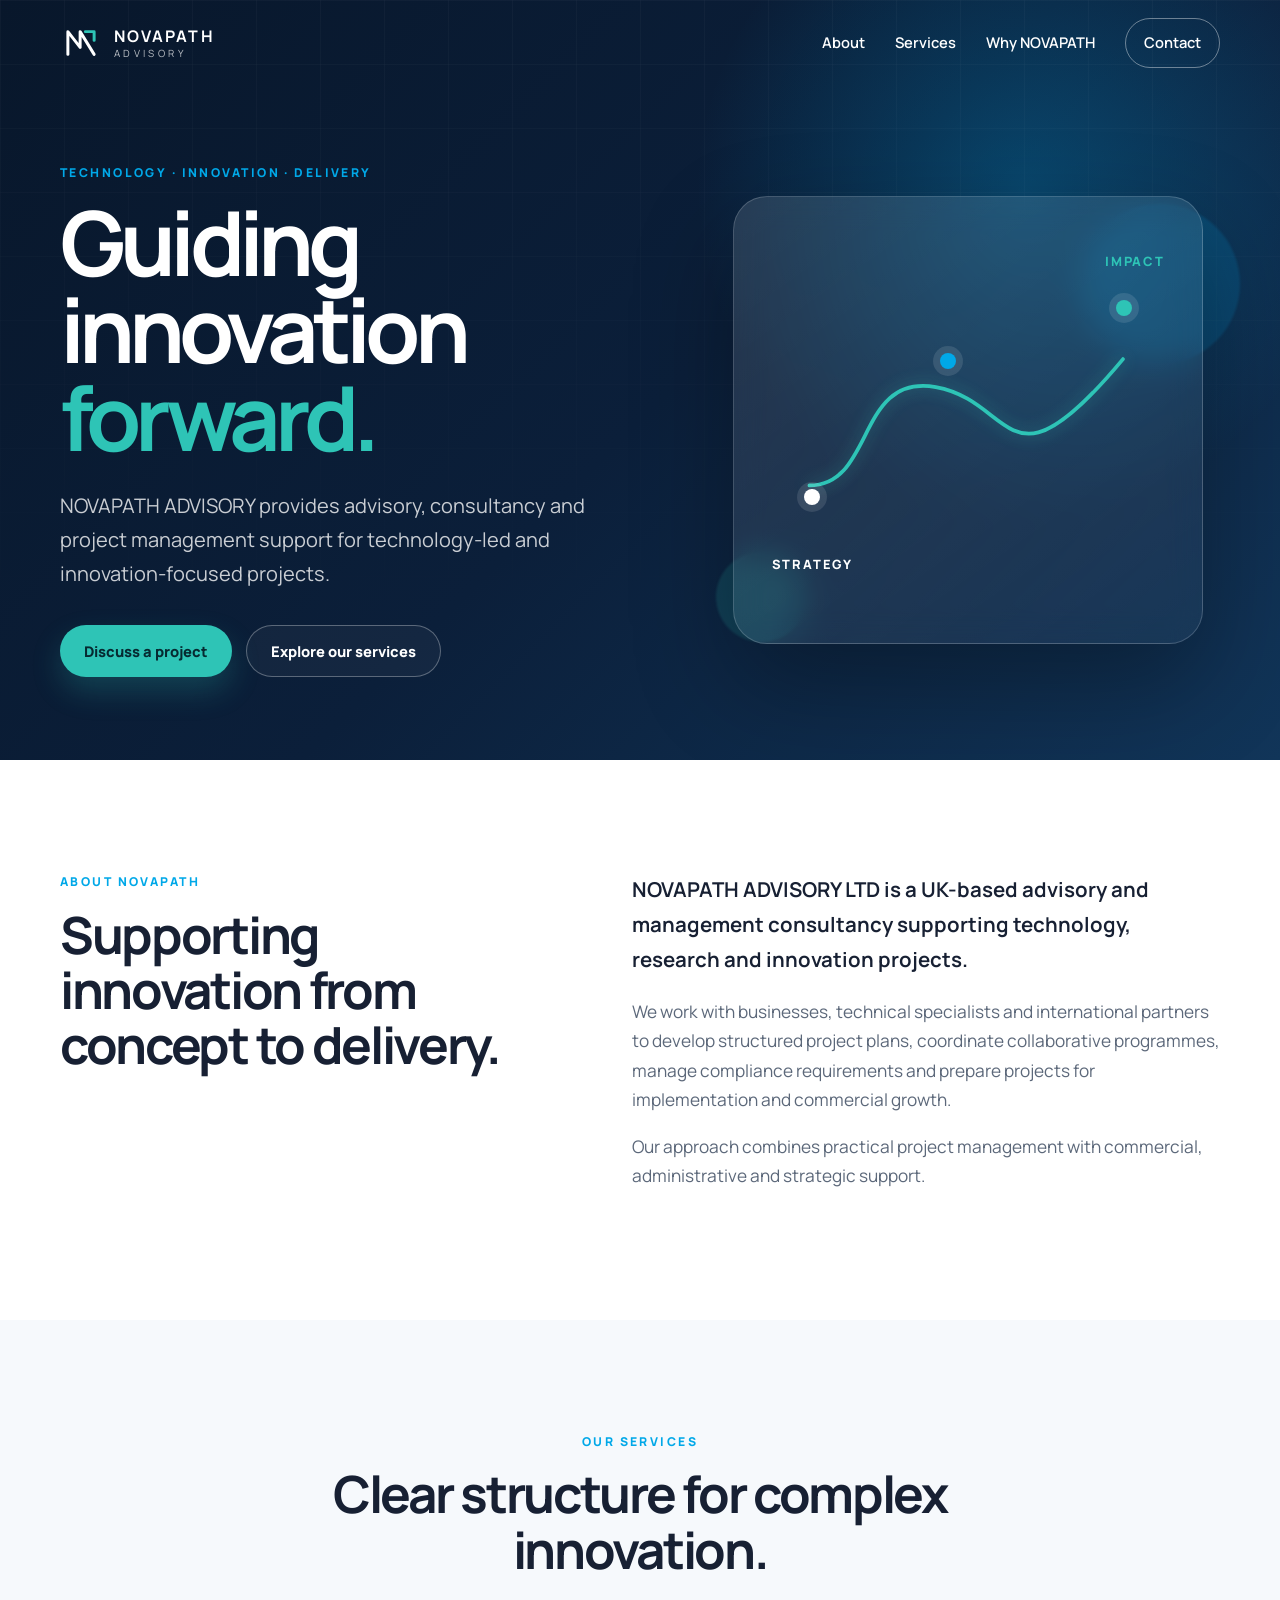
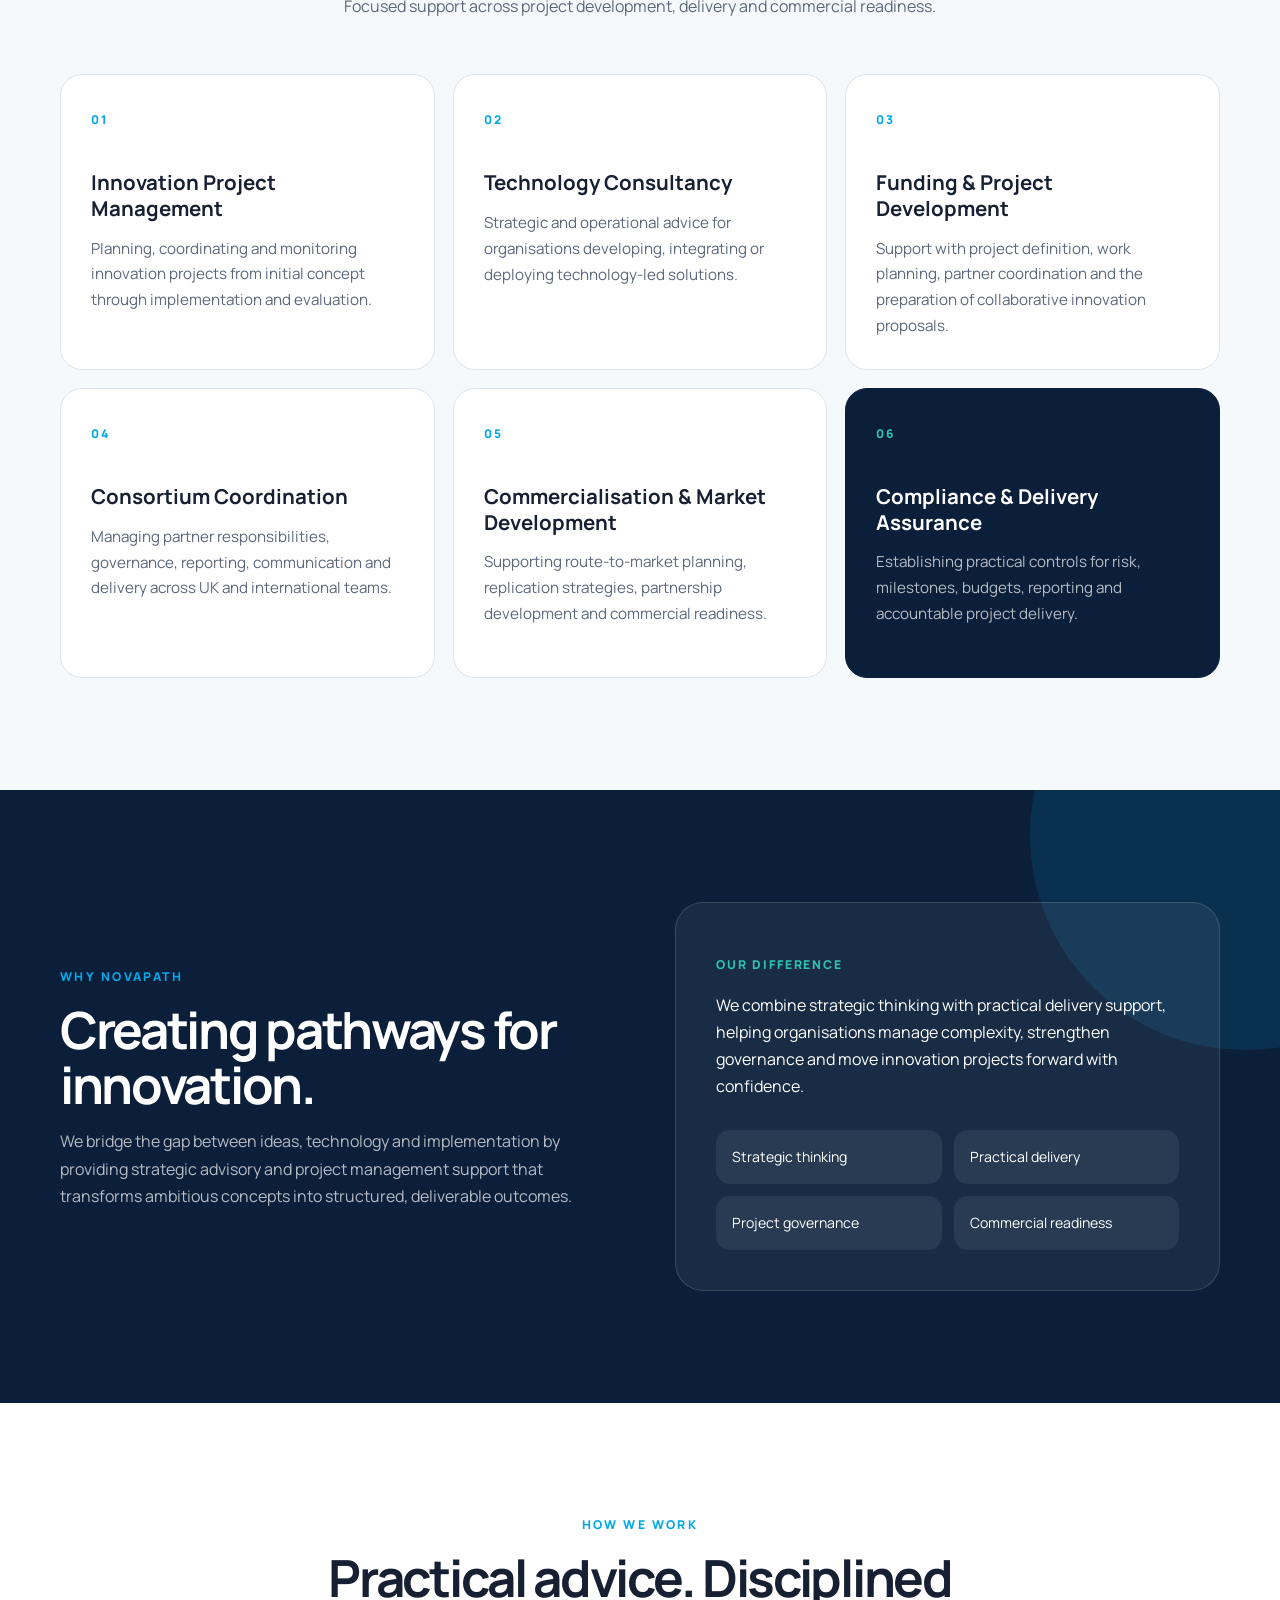
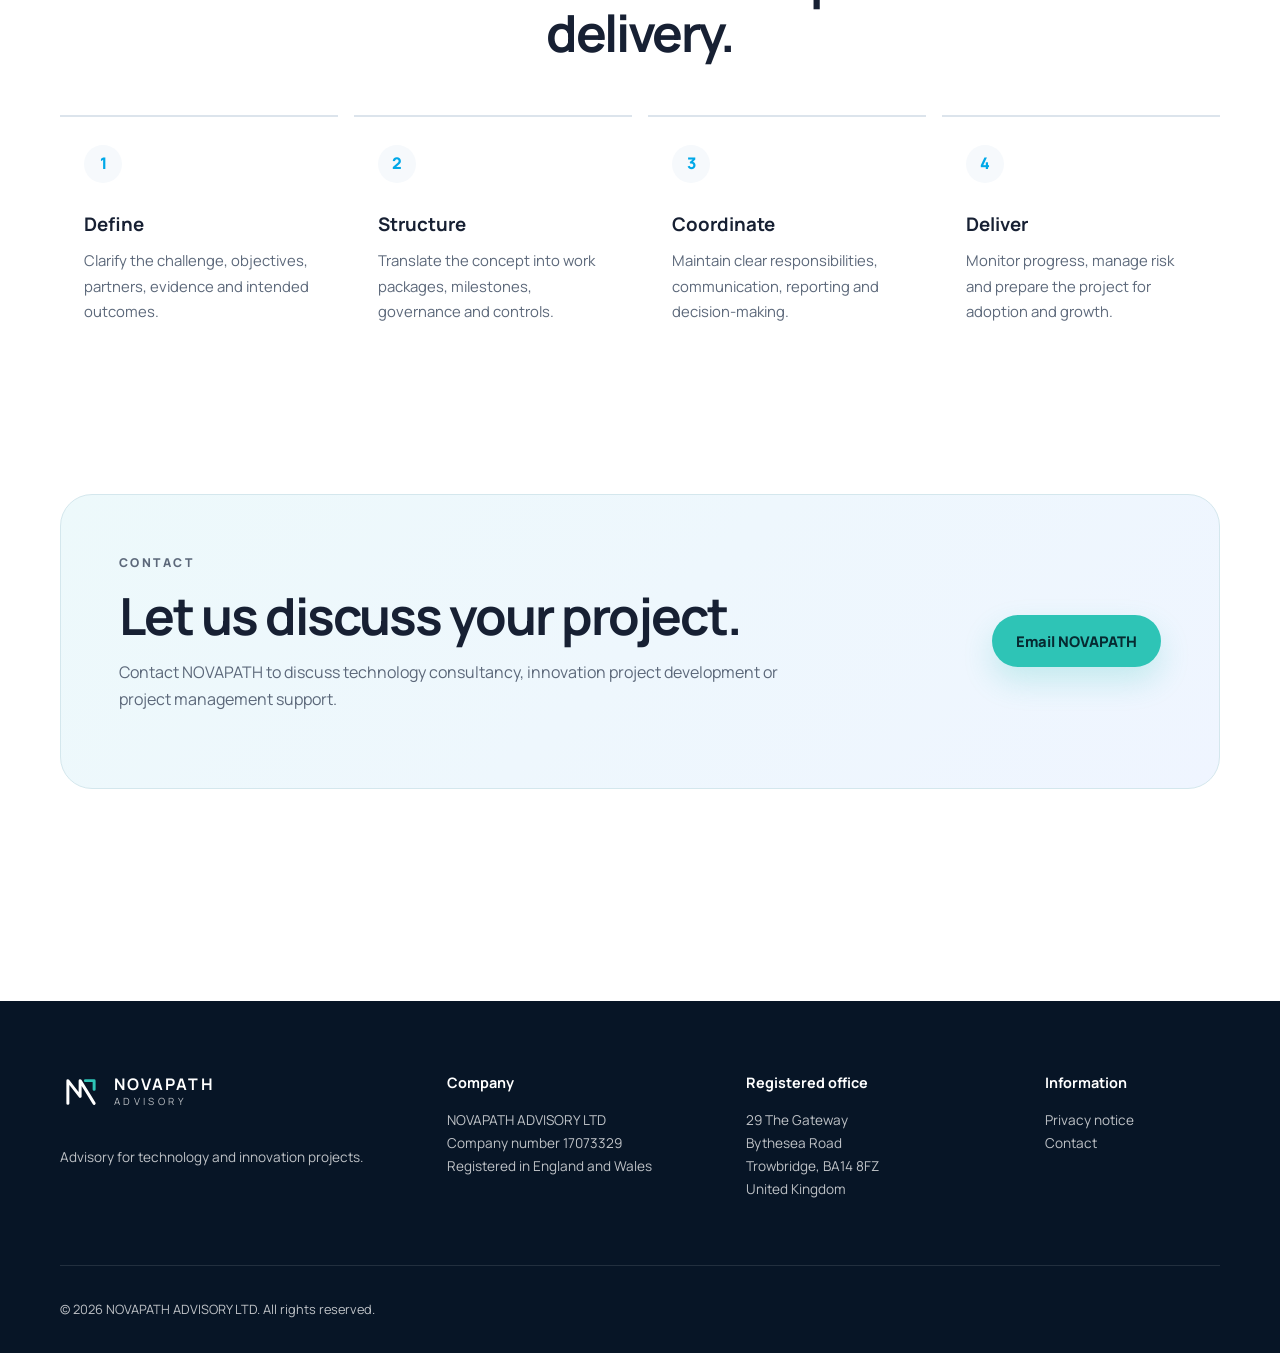
<file: index.html>
<!DOCTYPE html>
<html lang="en-GB">
<head>
  <meta charset="UTF-8">
  <meta name="viewport" content="width=device-width, initial-scale=1.0">
  <meta name="description" content="NOVAPATH ADVISORY provides advisory, consultancy and project management support for technology and innovation projects.">
  <meta name="theme-color" content="#0B1F3A">
  <title>NOVAPATH Advisory | Technology & Innovation Projects</title>
  <link rel="preconnect" href="https://fonts.googleapis.com">
  <link rel="preconnect" href="https://fonts.gstatic.com" crossorigin>
  <link href="https://fonts.googleapis.com/css2?family=Manrope:wght@400;500;600;700;800&display=swap" rel="stylesheet">
  <link rel="stylesheet" href="assets/style.css">
</head>
<body>
  <a class="skip-link" href="#main-content">Skip to content</a>

  <header class="site-header" id="top">
    <div class="container nav-wrap">
      <a class="brand" href="#top" aria-label="NOVAPATH Advisory home">
        <svg class="brand-mark" viewBox="0 0 48 48" aria-hidden="true">
          <path d="M9 37V11l14 18V11l16 26" />
          <path class="brand-accent" d="M29 11h10v10" />
        </svg>
        <span class="brand-text"><strong>NOVAPATH</strong><small>ADVISORY</small></span>
      </a>

      <button class="menu-toggle" aria-expanded="false" aria-controls="site-nav" aria-label="Open navigation">
        <span></span><span></span><span></span>
      </button>

      <nav id="site-nav" class="site-nav" aria-label="Primary navigation">
        <a href="#about">About</a>
        <a href="#services">Services</a>
        <a href="#experience">Why NOVAPATH</a>
        <a href="#contact" class="nav-cta">Contact</a>
      </nav>
    </div>
  </header>

  <main id="main-content">
    <section class="hero">
      <div class="hero-grid" aria-hidden="true"></div>
      <div class="container hero-layout">
        <div class="hero-copy reveal">
          <p class="eyebrow">Technology · Innovation · Delivery</p>
          <h1>Guiding innovation <span>forward.</span></h1>
          <p class="hero-intro">NOVAPATH ADVISORY provides advisory, consultancy and project management support for technology-led and innovation-focused projects.</p>
          <div class="hero-actions">
            <a class="button button-primary" href="#contact">Discuss a project</a>
            <a class="button button-secondary" href="#services">Explore our services</a>
          </div>
        </div>

        <div class="hero-visual reveal" aria-label="Abstract illustration representing connected project pathways">
          <div class="orb orb-one"></div>
          <div class="orb orb-two"></div>
          <div class="path-card">
            <span class="path-label">Strategy</span>
            <span class="path-node node-one"></span>
            <span class="path-node node-two"></span>
            <span class="path-node node-three"></span>
            <svg viewBox="0 0 420 250" role="img" aria-label="A pathway connecting strategy, delivery and impact">
              <path d="M40 190 C110 190, 90 70, 175 85 S250 205, 375 55" />
            </svg>
            <span class="path-end">Impact</span>
          </div>
        </div>
      </div>
    </section>

    <section class="section" id="about">
      <div class="container split-layout">
        <div class="section-heading reveal">
          <p class="eyebrow">About NOVAPATH</p>
          <h2>Supporting innovation from concept to delivery.</h2>
        </div>
        <div class="prose reveal">
          <p>NOVAPATH ADVISORY LTD is a UK-based advisory and management consultancy supporting technology, research and innovation projects.</p>
          <p>We work with businesses, technical specialists and international partners to develop structured project plans, coordinate collaborative programmes, manage compliance requirements and prepare projects for implementation and commercial growth.</p>
          <p>Our approach combines practical project management with commercial, administrative and strategic support.</p>
        </div>
      </div>
    </section>

    <section class="section section-tint" id="services">
      <div class="container">
        <div class="section-heading centred reveal">
          <p class="eyebrow">Our services</p>
          <h2>Clear structure for complex innovation.</h2>
          <p>Focused support across project development, delivery and commercial readiness.</p>
        </div>

        <div class="services-grid">
          <article class="service-card reveal">
            <span class="service-number">01</span>
            <h3>Innovation Project Management</h3>
            <p>Planning, coordinating and monitoring innovation projects from initial concept through implementation and evaluation.</p>
          </article>
          <article class="service-card reveal">
            <span class="service-number">02</span>
            <h3>Technology Consultancy</h3>
            <p>Strategic and operational advice for organisations developing, integrating or deploying technology-led solutions.</p>
          </article>
          <article class="service-card reveal">
            <span class="service-number">03</span>
            <h3>Funding & Project Development</h3>
            <p>Support with project definition, work planning, partner coordination and the preparation of collaborative innovation proposals.</p>
          </article>
          <article class="service-card reveal">
            <span class="service-number">04</span>
            <h3>Consortium Coordination</h3>
            <p>Managing partner responsibilities, governance, reporting, communication and delivery across UK and international teams.</p>
          </article>
          <article class="service-card reveal">
            <span class="service-number">05</span>
            <h3>Commercialisation & Market Development</h3>
            <p>Supporting route-to-market planning, replication strategies, partnership development and commercial readiness.</p>
          </article>
          <article class="service-card service-highlight reveal">
            <span class="service-number">06</span>
            <h3>Compliance & Delivery Assurance</h3>
            <p>Establishing practical controls for risk, milestones, budgets, reporting and accountable project delivery.</p>
          </article>
        </div>
      </div>
    </section>

<section class="section dark-section" id="experience">
  <div class="container experience-layout">
    <div class="section-heading reveal">
      <p class="eyebrow">Why NOVAPATH</p>
      <h2>Creating pathways for innovation.</h2>
      <p>
        We bridge the gap between ideas, technology and implementation by
        providing strategic advisory and project management support that
        transforms ambitious concepts into structured, deliverable outcomes.
      </p>
    </div>

    <div class="experience-panel reveal">
      <p class="panel-kicker">Our difference</p>
      <p>
        We combine strategic thinking with practical delivery support, helping
        organisations manage complexity, strengthen governance and move
        innovation projects forward with confidence.
      </p>

      <div class="role-list">
        <span>Strategic thinking</span>
        <span>Practical delivery</span>
        <span>Project governance</span>
        <span>Commercial readiness</span>
      </div>
    </div>
  </div>
</section>

    <section class="section" id="approach">
      <div class="container">
        <div class="section-heading centred reveal">
          <p class="eyebrow">How we work</p>
          <h2>Practical advice. Disciplined delivery.</h2>
        </div>
        <div class="steps">
          <div class="step reveal"><span>1</span><h3>Define</h3><p>Clarify the challenge, objectives, partners, evidence and intended outcomes.</p></div>
          <div class="step reveal"><span>2</span><h3>Structure</h3><p>Translate the concept into work packages, milestones, governance and controls.</p></div>
          <div class="step reveal"><span>3</span><h3>Coordinate</h3><p>Maintain clear responsibilities, communication, reporting and decision-making.</p></div>
          <div class="step reveal"><span>4</span><h3>Deliver</h3><p>Monitor progress, manage risk and prepare the project for adoption and growth.</p></div>
        </div>
      </div>
    </section>

    <section class="section contact-section" id="contact">
      <div class="container contact-card reveal">
        <div>
          <p class="eyebrow">Contact</p>
          <h2>Let us discuss your project.</h2>
          <p>Contact NOVAPATH to discuss technology consultancy, innovation project development or project management support.</p>
        </div>
        <div class="contact-actions">
          <!-- Replace the email address below with your preferred business email before publishing. -->
          <a class="button button-primary" href="mailto:j.castano@hotmail.co.uk">Email NOVAPATH</a>
            </div>
      </div>
    </section>
  </main>

  <footer class="site-footer">
    <div class="container footer-grid">
      <div>
        <a class="brand footer-brand" href="#top">
          <svg class="brand-mark" viewBox="0 0 48 48" aria-hidden="true">
            <path d="M9 37V11l14 18V11l16 26" />
            <path class="brand-accent" d="M29 11h10v10" />
          </svg>
          <span class="brand-text"><strong>NOVAPATH</strong><small>ADVISORY</small></span>
        </a>
        <p>Advisory for technology and innovation projects.</p>
      </div>
      <div>
        <h3>Company</h3>
        <p>NOVAPATH ADVISORY LTD<br>Company number 17073329<br>Registered in England and Wales</p>
      </div>
      <div>
        <h3>Registered office</h3>
        <p>29 The Gateway<br>Bythesea Road<br>Trowbridge, BA14 8FZ<br>United Kingdom</p>
      </div>
      <div>
        <h3>Information</h3>
        <p><a href="privacy.html">Privacy notice</a><br><a href="#contact">Contact</a></p>
      </div>
    </div>
    <div class="container footer-bottom">
      <p>© <span id="year"></span> NOVAPATH ADVISORY LTD. All rights reserved.</p>
    </div>
  </footer>

  <script src="assets/main.js"></script>
</body>
</html>
</file>
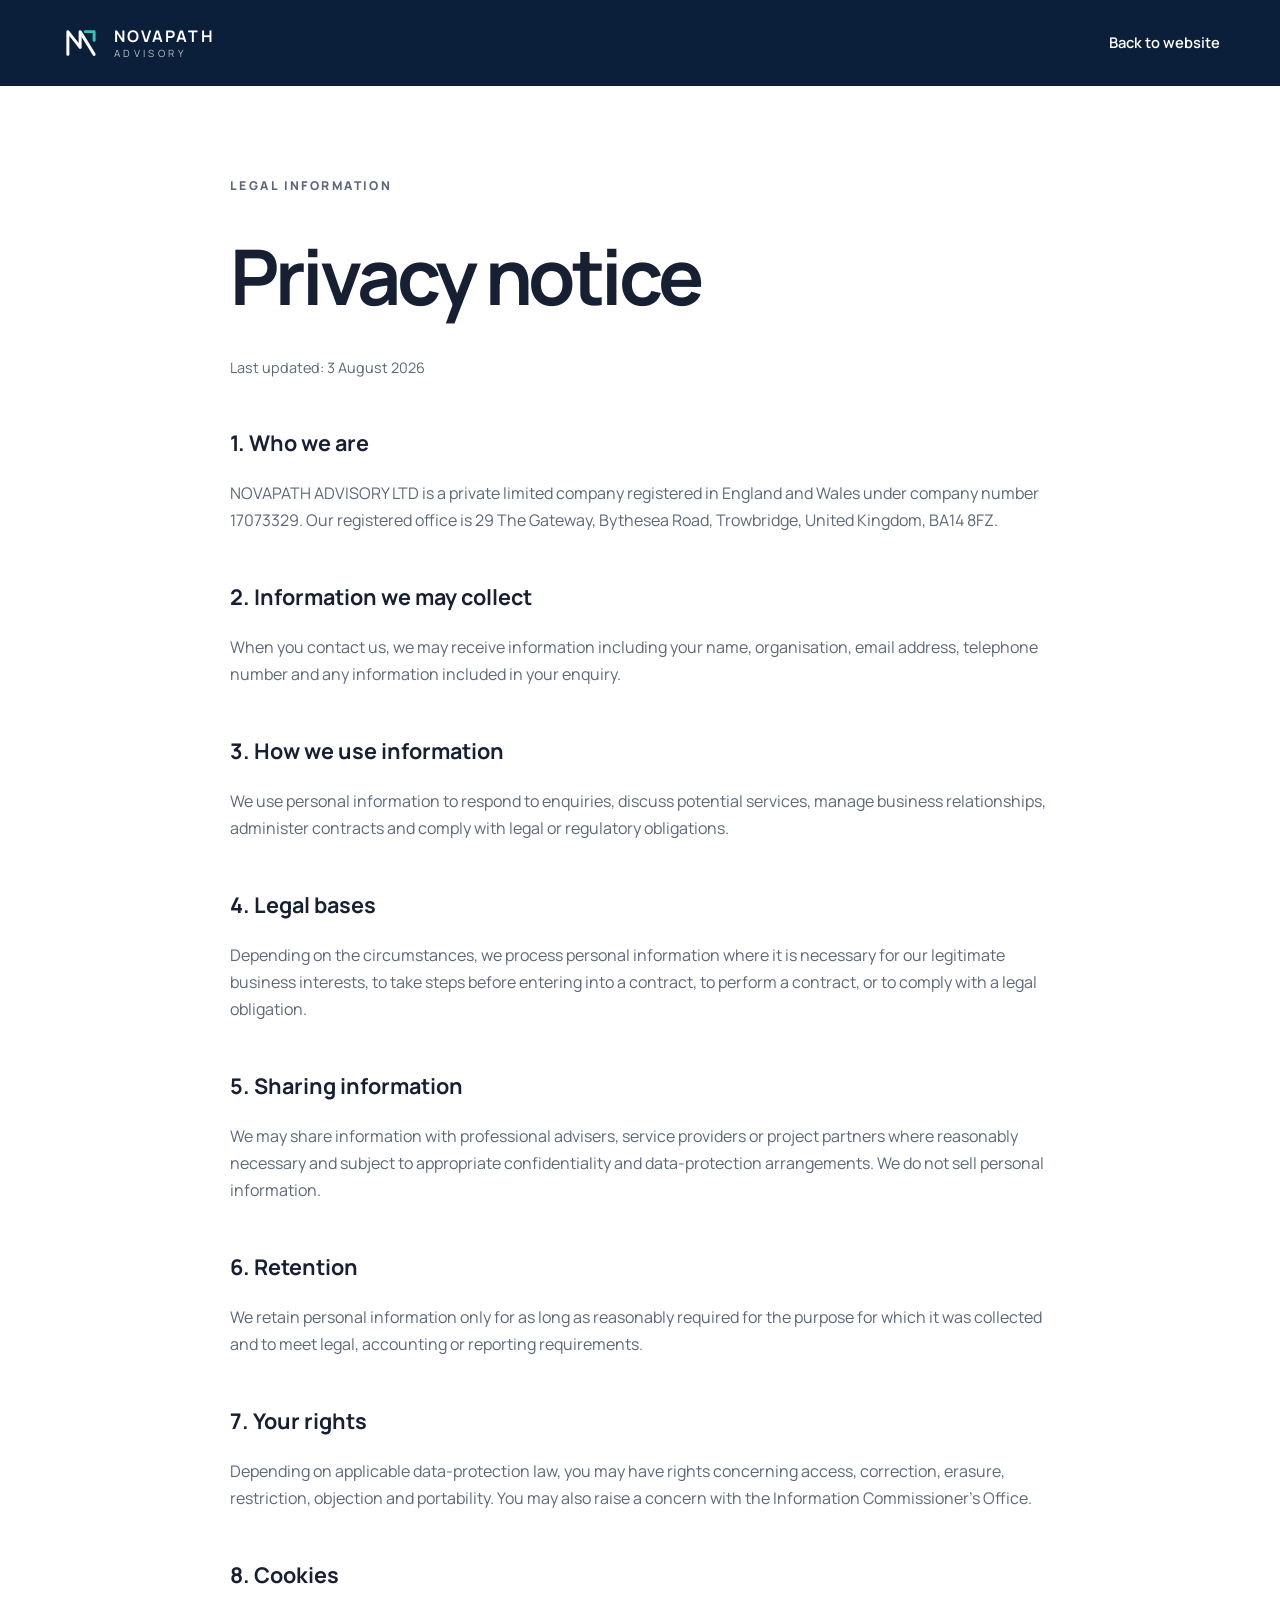
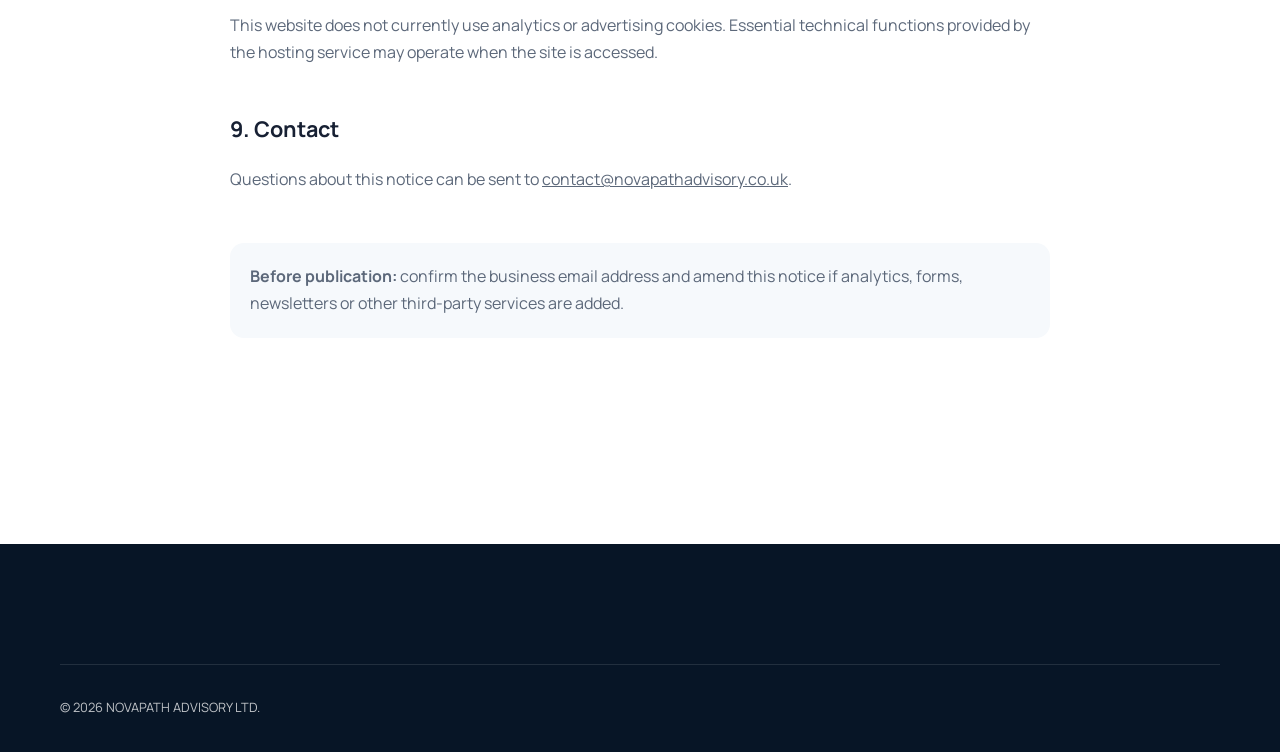
<file: privacy.html>
<!DOCTYPE html>
<html lang="en-GB">
<head>
  <meta charset="UTF-8">
  <meta name="viewport" content="width=device-width, initial-scale=1.0">
  <meta name="description" content="Privacy notice for NOVAPATH ADVISORY LTD.">
  <title>Privacy Notice | NOVAPATH Advisory</title>
  <link rel="preconnect" href="https://fonts.googleapis.com">
  <link rel="preconnect" href="https://fonts.gstatic.com" crossorigin>
  <link href="https://fonts.googleapis.com/css2?family=Manrope:wght@400;500;600;700;800&display=swap" rel="stylesheet">
  <link rel="stylesheet" href="assets/style.css">
</head>
<body>
  <header class="site-header solid-header">
    <div class="container nav-wrap">
      <a class="brand" href="index.html" aria-label="NOVAPATH Advisory home">
        <svg class="brand-mark" viewBox="0 0 48 48" aria-hidden="true"><path d="M9 37V11l14 18V11l16 26"/><path class="brand-accent" d="M29 11h10v10"/></svg>
        <span class="brand-text"><strong>NOVAPATH</strong><small>ADVISORY</small></span>
      </a>
      <nav class="site-nav static-nav"><a href="index.html">Back to website</a></nav>
    </div>
  </header>

  <main class="legal-page">
    <div class="container legal-content">
      <p class="eyebrow">Legal information</p>
      <h1>Privacy notice</h1>
      <p class="legal-updated">Last updated: 3 August 2026</p>

      <h2>1. Who we are</h2>
      <p>NOVAPATH ADVISORY LTD is a private limited company registered in England and Wales under company number 17073329. Our registered office is 29 The Gateway, Bythesea Road, Trowbridge, United Kingdom, BA14 8FZ.</p>

      <h2>2. Information we may collect</h2>
      <p>When you contact us, we may receive information including your name, organisation, email address, telephone number and any information included in your enquiry.</p>

      <h2>3. How we use information</h2>
      <p>We use personal information to respond to enquiries, discuss potential services, manage business relationships, administer contracts and comply with legal or regulatory obligations.</p>

      <h2>4. Legal bases</h2>
      <p>Depending on the circumstances, we process personal information where it is necessary for our legitimate business interests, to take steps before entering into a contract, to perform a contract, or to comply with a legal obligation.</p>

      <h2>5. Sharing information</h2>
      <p>We may share information with professional advisers, service providers or project partners where reasonably necessary and subject to appropriate confidentiality and data-protection arrangements. We do not sell personal information.</p>

      <h2>6. Retention</h2>
      <p>We retain personal information only for as long as reasonably required for the purpose for which it was collected and to meet legal, accounting or reporting requirements.</p>

      <h2>7. Your rights</h2>
      <p>Depending on applicable data-protection law, you may have rights concerning access, correction, erasure, restriction, objection and portability. You may also raise a concern with the Information Commissioner’s Office.</p>

      <h2>8. Cookies</h2>
      <p>This website does not currently use analytics or advertising cookies. Essential technical functions provided by the hosting service may operate when the site is accessed.</p>

      <h2>9. Contact</h2>
      <p>Questions about this notice can be sent to <a href="mailto:contact@novapathadvisory.co.uk">contact@novapathadvisory.co.uk</a>.</p>

      <p class="legal-note"><strong>Before publication:</strong> confirm the business email address and amend this notice if analytics, forms, newsletters or other third-party services are added.</p>
    </div>
  </main>

  <footer class="site-footer"><div class="container footer-bottom"><p>© <span id="year"></span> NOVAPATH ADVISORY LTD.</p></div></footer>
  <script src="assets/main.js"></script>
</body>
</html>
</file>
<file: assets/style.css>
:root {
  --navy: #0b1f3a;
  --navy-2: #122b4c;
  --blue: #00a8e8;
  --teal: #2ec4b6;
  --ink: #172033;
  --muted: #5c687a;
  --line: #dce4ec;
  --surface: #f6f9fc;
  --white: #ffffff;
  --radius: 22px;
  --shadow: 0 24px 70px rgba(11, 31, 58, .12);
}

* { box-sizing: border-box; }
html { scroll-behavior: smooth; }
body { margin: 0; font-family: 'Manrope', sans-serif; color: var(--ink); background: var(--white); line-height: 1.7; }
a { color: inherit; }
img, svg { display: block; max-width: 100%; }
.container { width: min(1160px, calc(100% - 40px)); margin-inline: auto; }
.skip-link { position: fixed; left: 20px; top: -100px; z-index: 1000; padding: 10px 14px; background: #fff; color: #000; }
.skip-link:focus { top: 20px; }

.site-header { position: absolute; inset: 0 0 auto; z-index: 100; color: #fff; }
.solid-header { position: relative; background: var(--navy); }
.nav-wrap { min-height: 86px; display: flex; align-items: center; justify-content: space-between; }
.brand { display: inline-flex; align-items: center; gap: 12px; text-decoration: none; }
.brand-mark { width: 42px; height: 42px; fill: none; stroke: currentColor; stroke-width: 3.4; stroke-linecap: round; stroke-linejoin: round; }
.brand-mark .brand-accent { stroke: var(--teal); }
.brand-text { display: flex; flex-direction: column; line-height: 1; }
.brand-text strong { font-size: 1rem; letter-spacing: .13em; }
.brand-text small { margin-top: 5px; font-size: .62rem; letter-spacing: .34em; opacity: .72; }
.site-nav { display: flex; align-items: center; gap: 30px; }
.site-nav a { text-decoration: none; font-size: .92rem; font-weight: 600; }
.site-nav a:hover { color: var(--teal); }
.nav-cta { padding: 11px 18px; border: 1px solid rgba(255,255,255,.4); border-radius: 999px; }
.menu-toggle { display: none; border: 0; background: transparent; padding: 8px; }
.menu-toggle span { width: 25px; height: 2px; background: #fff; margin: 5px; display: block; }

.hero { min-height: 760px; position: relative; overflow: hidden; display: flex; align-items: center; background: radial-gradient(circle at 80% 25%, rgba(0,168,232,.27), transparent 28%), linear-gradient(135deg, #08172b 0%, #0b1f3a 52%, #113559 100%); color: #fff; }
.hero-grid { position: absolute; inset: 0; opacity: .1; background-image: linear-gradient(rgba(255,255,255,.28) 1px, transparent 1px), linear-gradient(90deg, rgba(255,255,255,.28) 1px, transparent 1px); background-size: 64px 64px; mask-image: linear-gradient(to bottom, black, transparent 88%); }
.hero-layout { display: grid; grid-template-columns: 1.08fr .92fr; gap: 65px; align-items: center; padding-top: 80px; position: relative; }
.eyebrow { margin: 0 0 14px; font-size: .76rem; font-weight: 800; letter-spacing: .2em; text-transform: uppercase; color: var(--blue); }
.hero h1 { margin: 0; max-width: 720px; font-size: clamp(3.2rem, 7vw, 6.6rem); letter-spacing: -.065em; line-height: .98; }
.hero h1 span { color: var(--teal); }
.hero-intro { max-width: 670px; margin: 28px 0 0; font-size: clamp(1.05rem, 2vw, 1.25rem); color: rgba(255,255,255,.78); }
.hero-actions { display: flex; flex-wrap: wrap; gap: 14px; margin-top: 34px; }
.button { display: inline-flex; justify-content: center; align-items: center; min-height: 52px; padding: 0 24px; border-radius: 999px; text-decoration: none; font-weight: 800; font-size: .92rem; transition: transform .2s ease, box-shadow .2s ease, background .2s ease; }
.button:hover { transform: translateY(-2px); }
.button-primary { background: var(--teal); color: #062a31; box-shadow: 0 14px 30px rgba(46,196,182,.22); }
.button-primary:hover { background: #49d8ca; }
.button-secondary { border: 1px solid rgba(255,255,255,.3); color: #fff; background: rgba(255,255,255,.04); }

.hero-visual { min-height: 430px; position: relative; display: grid; place-items: center; }
.path-card { position: relative; width: 100%; max-width: 470px; aspect-ratio: 1.05; border: 1px solid rgba(255,255,255,.18); border-radius: 34px; background: linear-gradient(145deg, rgba(255,255,255,.12), rgba(255,255,255,.035)); box-shadow: 0 40px 100px rgba(0,0,0,.3); backdrop-filter: blur(16px); }
.path-card svg { position: absolute; inset: 19% 8% 17%; width: 84%; height: 64%; fill: none; stroke: var(--teal); stroke-width: 4; stroke-linecap: round; filter: drop-shadow(0 0 8px rgba(46,196,182,.45)); }
.path-label, .path-end { position: absolute; z-index: 2; font-size: .8rem; font-weight: 800; letter-spacing: .14em; text-transform: uppercase; }
.path-label { left: 8%; bottom: 15%; }
.path-end { right: 8%; top: 12%; color: var(--teal); }
.path-node { position: absolute; z-index: 3; width: 16px; height: 16px; border-radius: 50%; background: #fff; box-shadow: 0 0 0 7px rgba(255,255,255,.11); }
.node-one { left: 15%; bottom: 31%; }
.node-two { left: 44%; top: 35%; background: var(--blue); }
.node-three { right: 15%; top: 23%; background: var(--teal); }
.orb { position: absolute; border-radius: 50%; filter: blur(1px); }
.orb-one { width: 160px; height: 160px; top: 8px; right: -20px; background: rgba(0,168,232,.16); }
.orb-two { width: 90px; height: 90px; bottom: 2px; left: 0; background: rgba(46,196,182,.17); }

.section { padding: 112px 0; }
.section-tint { background: var(--surface); }
.split-layout { display: grid; grid-template-columns: .9fr 1.1fr; gap: 90px; align-items: start; }
.section-heading h2 { margin: 0; font-size: clamp(2.3rem, 4vw, 4.15rem); line-height: 1.08; letter-spacing: -.045em; }
.section-heading > p:last-child { color: var(--muted); max-width: 670px; }
.centred { text-align: center; max-width: 760px; margin: 0 auto 54px; }
.centred > p:last-child { margin-inline: auto; }
.prose { font-size: 1.08rem; color: var(--muted); }
.prose p:first-child { margin-top: 0; color: var(--ink); font-size: 1.28rem; font-weight: 650; }
.services-grid { display: grid; grid-template-columns: repeat(3, 1fr); gap: 18px; }
.service-card { min-height: 290px; padding: 30px; border: 1px solid var(--line); border-radius: var(--radius); background: #fff; transition: transform .25s ease, box-shadow .25s ease; }
.service-card:hover { transform: translateY(-5px); box-shadow: var(--shadow); }
.service-number { color: var(--blue); font-size: .75rem; font-weight: 800; letter-spacing: .16em; }
.service-card h3 { margin: 38px 0 14px; font-size: 1.28rem; line-height: 1.25; }
.service-card p { margin: 0; color: var(--muted); font-size: .95rem; }
.service-highlight { color: #fff; background: var(--navy); border-color: var(--navy); }
.service-highlight p { color: rgba(255,255,255,.7); }
.service-highlight .service-number { color: var(--teal); }

.dark-section { color: #fff; background: var(--navy); overflow: hidden; position: relative; }
.dark-section::after { content: ''; position: absolute; width: 430px; height: 430px; border-radius: 50%; right: -180px; top: -170px; background: rgba(0,168,232,.12); }
.experience-layout { display: grid; grid-template-columns: 1fr 1fr; gap: 70px; align-items: center; position: relative; z-index: 1; }
.dark-section .section-heading > p:last-child { color: rgba(255,255,255,.7); }
.experience-panel { padding: 40px; border: 1px solid rgba(255,255,255,.14); border-radius: 28px; background: rgba(255,255,255,.06); }
.panel-kicker { color: var(--teal); font-weight: 800; text-transform: uppercase; font-size: .76rem; letter-spacing: .16em; }
.role-list { display: grid; grid-template-columns: 1fr 1fr; gap: 12px; margin-top: 30px; }
.role-list span { padding: 15px 16px; border-radius: 14px; background: rgba(255,255,255,.07); font-size: .88rem; }

.steps { display: grid; grid-template-columns: repeat(4, 1fr); gap: 16px; }
.step { padding: 28px 24px; border-top: 2px solid var(--line); }
.step > span { display: inline-grid; place-items: center; width: 38px; height: 38px; border-radius: 50%; background: var(--surface); color: var(--blue); font-weight: 800; }
.step h3 { margin: 26px 0 8px; }
.step p { margin: 0; color: var(--muted); font-size: .93rem; }

.contact-section { padding-top: 30px; }
.contact-card { display: grid; grid-template-columns: 1fr auto; gap: 50px; align-items: center; padding: 58px; border-radius: 32px; background: linear-gradient(135deg, #edf9fb, #eff5ff); border: 1px solid #d4e7ed; }
.contact-card h2 { margin: 0; font-size: clamp(2.2rem, 4vw, 3.8rem); line-height: 1.08; letter-spacing: -.04em; }
.contact-card p { color: var(--muted); max-width: 700px; }
.contact-actions { display: flex; flex-direction: column; align-items: center; gap: 16px; }
.text-link { font-weight: 750; font-size: .88rem; text-decoration: none; }
.text-link:hover { color: var(--blue); }

.site-footer { margin-top: 100px; padding: 70px 0 20px; color: rgba(255,255,255,.74); background: #071526; }
.footer-grid { display: grid; grid-template-columns: 1.35fr 1fr 1fr .7fr; gap: 50px; }
.footer-grid h3 { margin: 0 0 14px; color: #fff; font-size: .9rem; }
.footer-grid p { font-size: .85rem; }
.footer-grid a { text-decoration: none; }
.footer-grid a:hover { color: var(--teal); }
.footer-brand { color: #fff; margin-bottom: 20px; }
.footer-bottom { margin-top: 50px; padding-top: 20px; border-top: 1px solid rgba(255,255,255,.11); font-size: .8rem; }

.legal-page { padding: 90px 0; }
.legal-content { max-width: 820px; }
.legal-content h1 { margin: 0; font-size: clamp(3rem, 6vw, 5.2rem); letter-spacing: -.05em; }
.legal-content h2 { margin-top: 45px; font-size: 1.35rem; }
.legal-content p { color: var(--muted); }
.legal-updated { font-size: .9rem; }
.legal-note { margin-top: 50px; padding: 20px; border-radius: 14px; background: var(--surface); }

.reveal { opacity: 0; transform: translateY(18px); transition: opacity .7s ease, transform .7s ease; }
.reveal.visible { opacity: 1; transform: none; }

@media (prefers-reduced-motion: reduce) {
  *, *::before, *::after { scroll-behavior: auto !important; transition-duration: .01ms !important; animation-duration: .01ms !important; }
  .reveal { opacity: 1; transform: none; }
}

@media (max-width: 900px) {
  .menu-toggle { display: block; }
  .site-nav:not(.static-nav) { display: none; position: absolute; top: 76px; left: 20px; right: 20px; padding: 20px; flex-direction: column; align-items: stretch; gap: 0; border-radius: 18px; background: #fff; box-shadow: var(--shadow); color: var(--ink); }
  .site-nav.open { display: flex; }
  .site-nav:not(.static-nav) a { padding: 12px; }
  .nav-cta { border-color: var(--line); }
  .hero { min-height: auto; padding: 150px 0 90px; }
  .hero-layout, .split-layout, .experience-layout { grid-template-columns: 1fr; }
  .hero-layout { gap: 30px; }
  .hero-visual { min-height: 360px; }
  .split-layout { gap: 34px; }
  .services-grid { grid-template-columns: repeat(2, 1fr); }
  .steps { grid-template-columns: repeat(2, 1fr); }
  .contact-card { grid-template-columns: 1fr; }
  .contact-actions { align-items: flex-start; }
  .footer-grid { grid-template-columns: repeat(2, 1fr); }
}

@media (max-width: 620px) {
  .container { width: min(100% - 28px, 1160px); }
  .section { padding: 82px 0; }
  .hero h1 { font-size: clamp(3rem, 15vw, 4.6rem); }
  .hero-visual { min-height: 300px; }
  .services-grid, .steps, .role-list, .footer-grid { grid-template-columns: 1fr; }
  .service-card { min-height: auto; }
  .contact-card { padding: 34px 24px; }
  .static-nav { display: none; }
}
</file>
